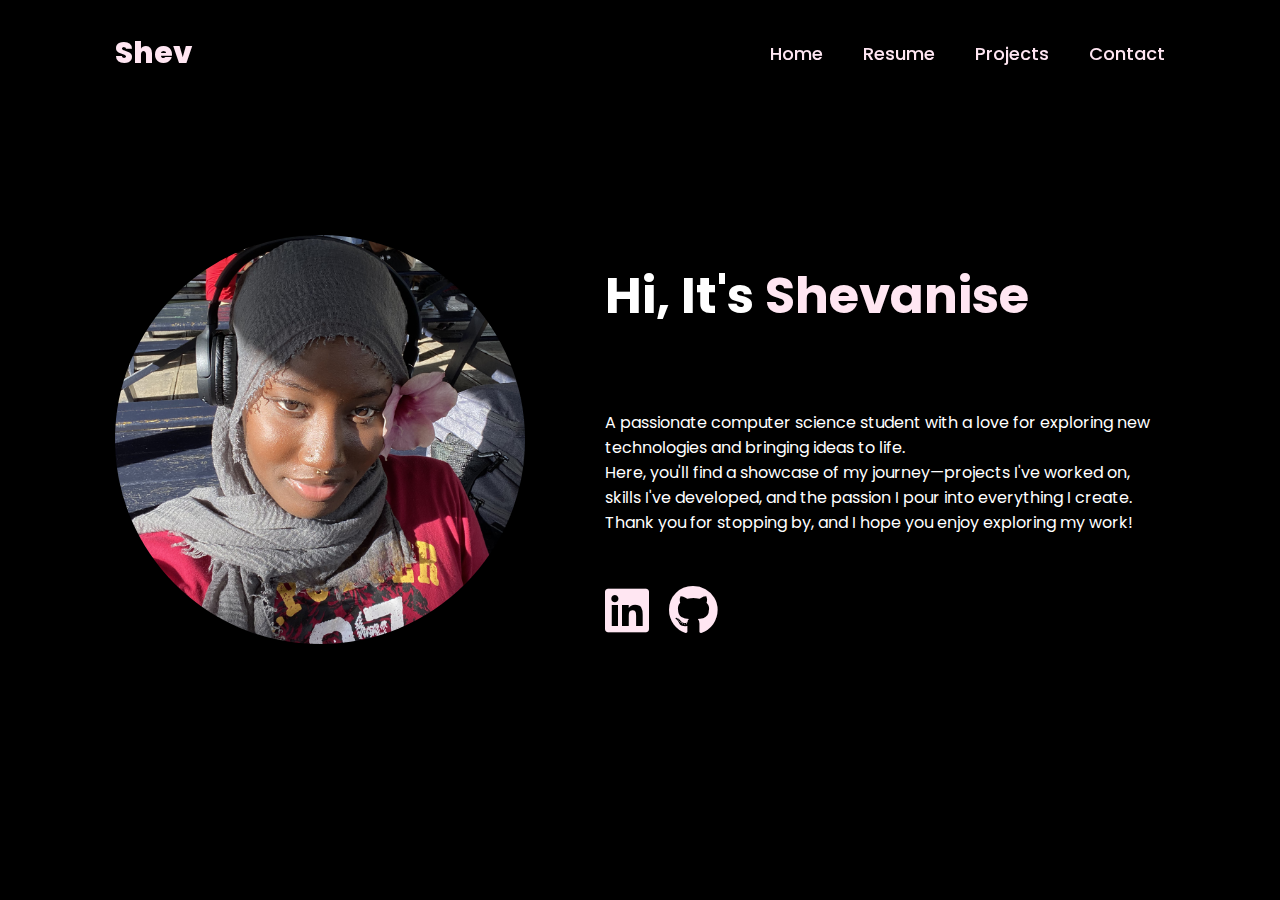
<file: index.html>
<!DOCTYPE html>
<html lang="en">
  <head>
    <title>Shevanise Portfolio</title>
    <meta charset="UTF-8" />
    <meta http-equiv="X-UA-Compatible" content="IE=edge" />
    <link rel="icon" type="image/x-icon" href="/Imagines/SSG LOGO.png" />
    <meta name="viewport" content="width=device-width,initial-scale=1.0" />
    <link rel="stylesheet" href="style.css" />
    <link
      rel="stylesheet"
      href="https://cdnjs.cloudflare.com/ajax/libs/font-awesome/6.5.2/css/all.min.css"
    />
  </head>
  <body>
    <header>
      <a href="#" class="logo">Shev</a>
      <nav class="active">
        <a href="index.html" class="active">Home</a>
        <a href="resume.html" class="active">Resume</a>
        <a href="projects.html" class="active">Projects</a>
        <a href="contact.html" class="active">Contact</a>
      </nav>
    </header>
    <section class="home">
      <div class="home_img">
        <img src="IMG_6859 2.jpg" alt="Imagine of Shevanise G" />
      </div>
      <div class="home_content">
        <h1>Hi, It's<span> Shevanise</span></h1>
        <br />
        <p>
          A passionate computer science student with a love for exploring new
          technologies and bringing ideas to life.<br />
          Here, you'll find a showcase of my journey—projects I've worked on,
          skills I've developed, and the passion I pour into everything I
          create. Thank you for stopping by, and I hope you enjoy exploring my
          work!
        </p>
        <div class="socials">
          <a href="https://www.linkedin.com/in/shevanise-givans/" target="_blank"
            ><i class="fa-brands fa-linkedin"></i
          ></a>
          <a href="https://github.com/givansshevanise" target="_blank"
            ><i class="fa-brands fa-github"></i
          ></a>
        </div>
      </div>
    </section>
  </body>
</html>
</file>
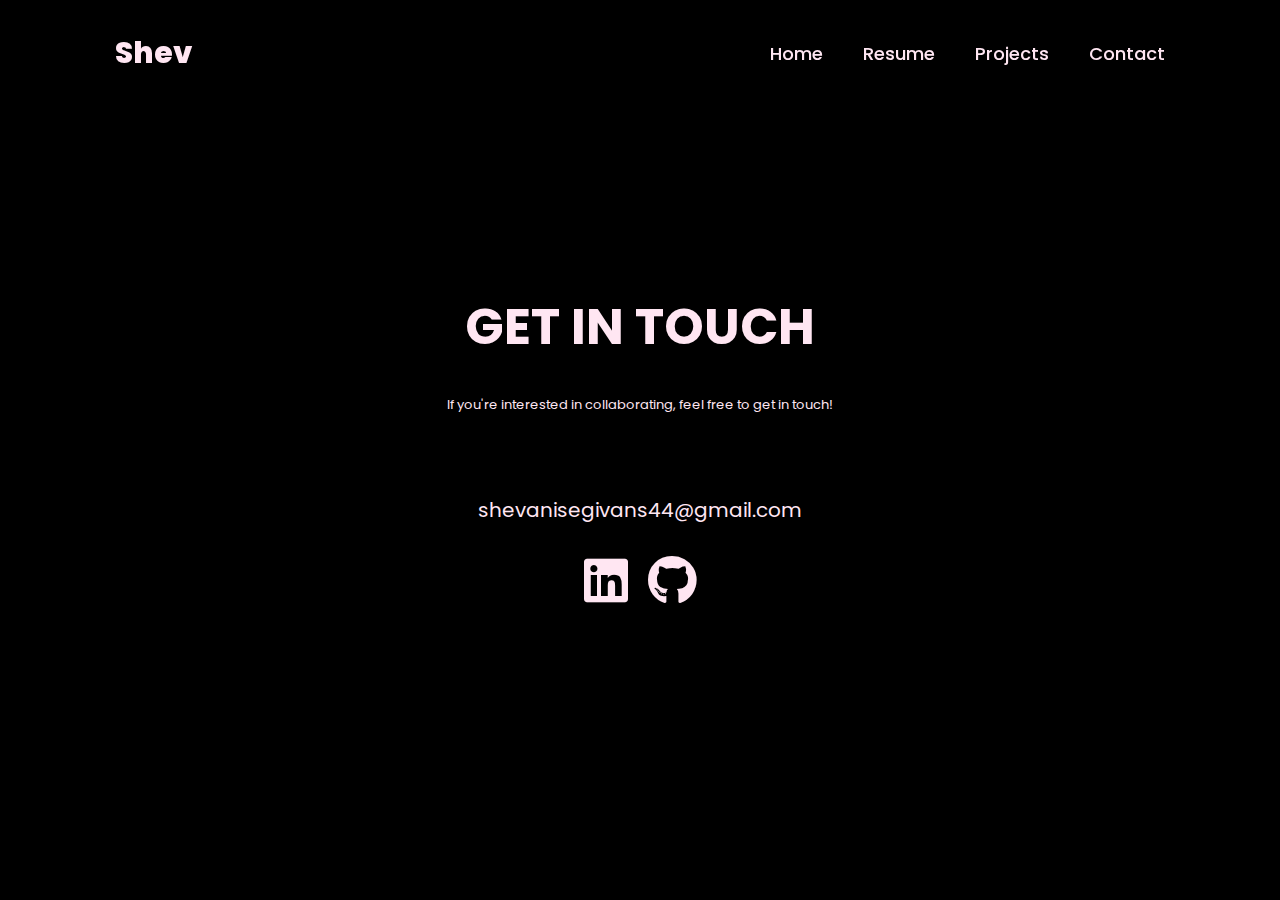
<file: contact.html>
<!DOCTYPE html>
<html lang="en">
  <head>
    <title>Shevanise Portfolio</title>
    <meta charset="UTF-8" />
    <link rel="icon" type="image/x-icon" href="/Imagines/SSG LOGO.png" />
    <meta http-equiv="X-UA-Compatible" content="IE=edge" />
    <meta name="viewport" content="width=device-width,initial-scale=1.0" />
    <link rel="stylesheet" href="contact.css" />
    <link
      rel="stylesheet"
      href="https://cdnjs.cloudflare.com/ajax/libs/font-awesome/6.5.2/css/all.min.css"
    />
  </head>
  <body>
    <header>
      <a href="#" class="logo">Shev</a>
      <nav class="active">
        <a href="index.html" class="active">Home</a>
        <a href="resume.html" class="active">Resume</a>
        <a href="projects.html" class="active">Projects</a>
        <a href="contact.html" class="active">Contact</a>
      </nav>
    </header>
    <section class="home">
      <h3>GET IN TOUCH</h3>
      <p>If you're interested in collaborating, feel free to get in touch!</p>

      <a href="mailto:shevanisegivans44@gmail.com"
        >shevanisegivans44@gmail.com</a
      >

      <div class="socials">
        <a href="https://www.linkedin.com/in/shevanise-givans/" target="_blank"
          ><i class="fa-brands fa-linkedin"></i
        ></a>
        <a href="https://github.com/givansshevanise" target="_blank"
          ><i class="fa-brands fa-github"></i
        ></a>
      </div>
    </section>
  </body>
</html>
</file>
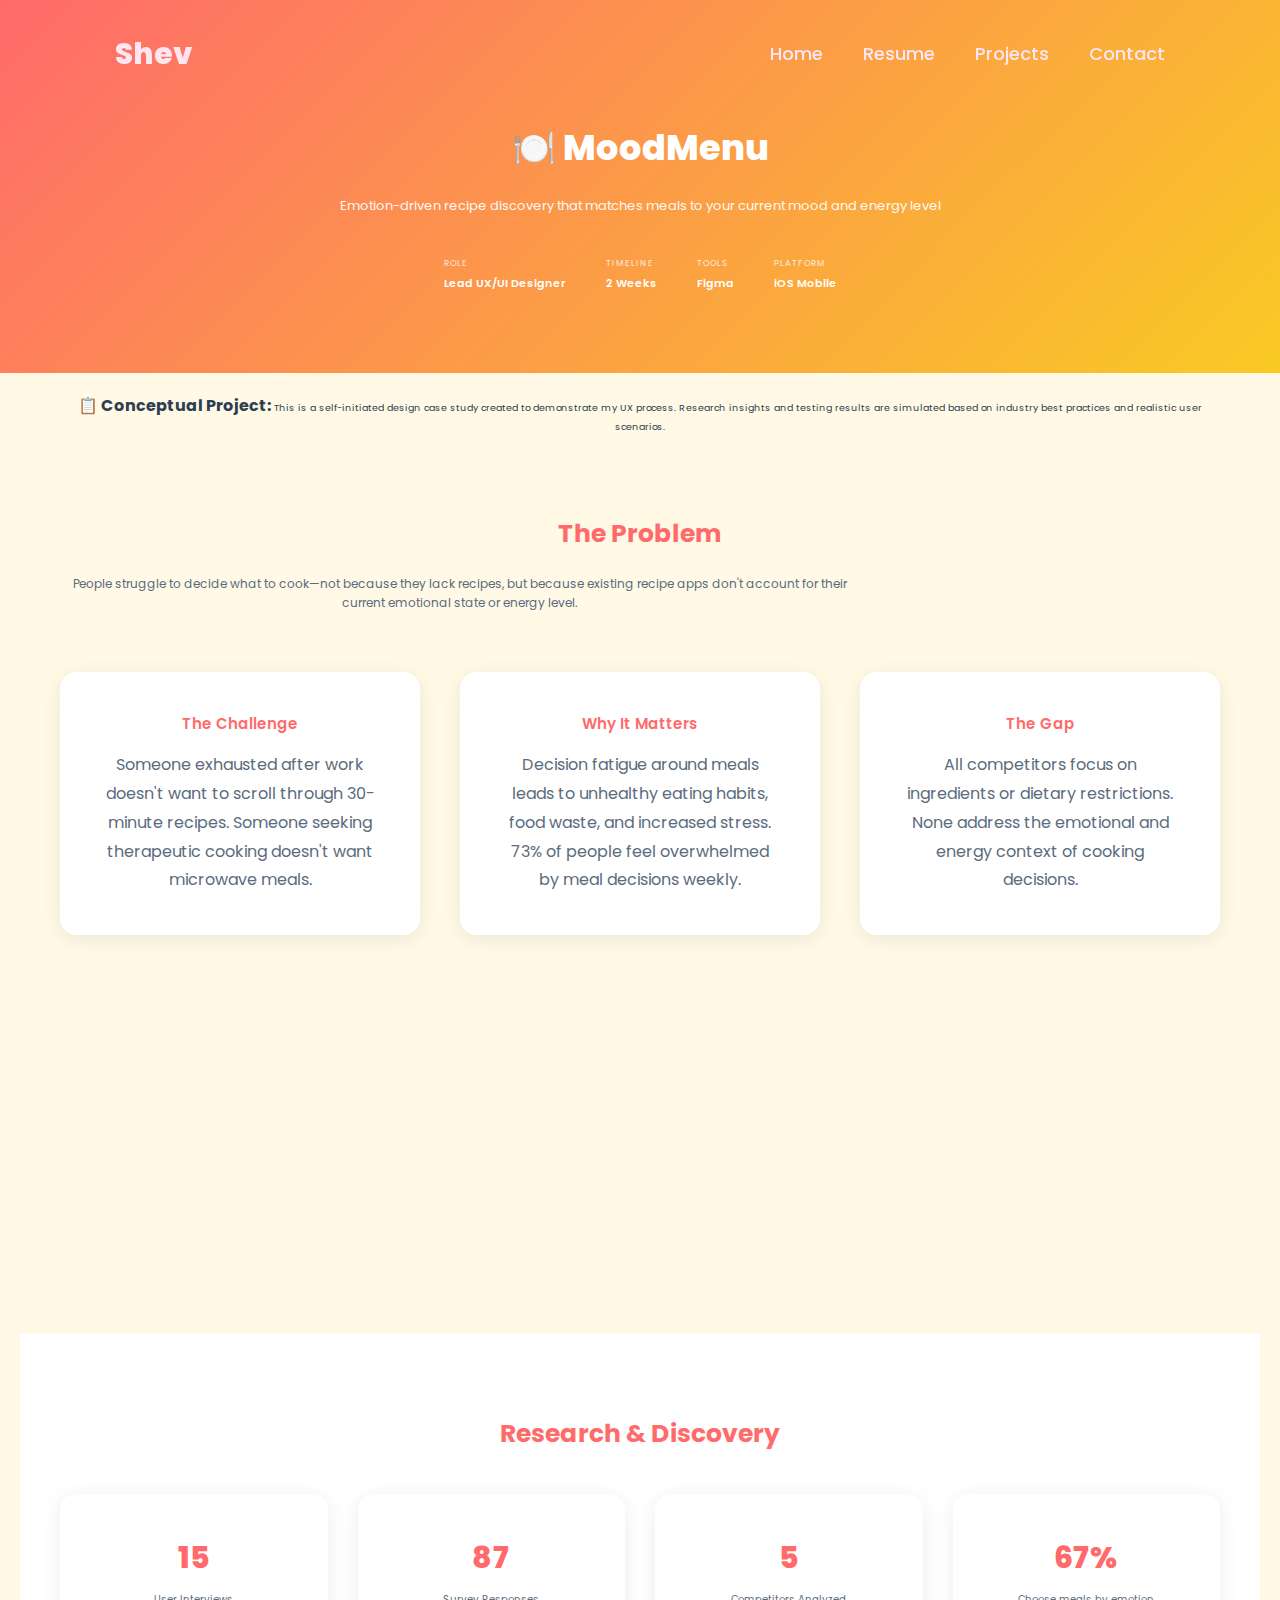
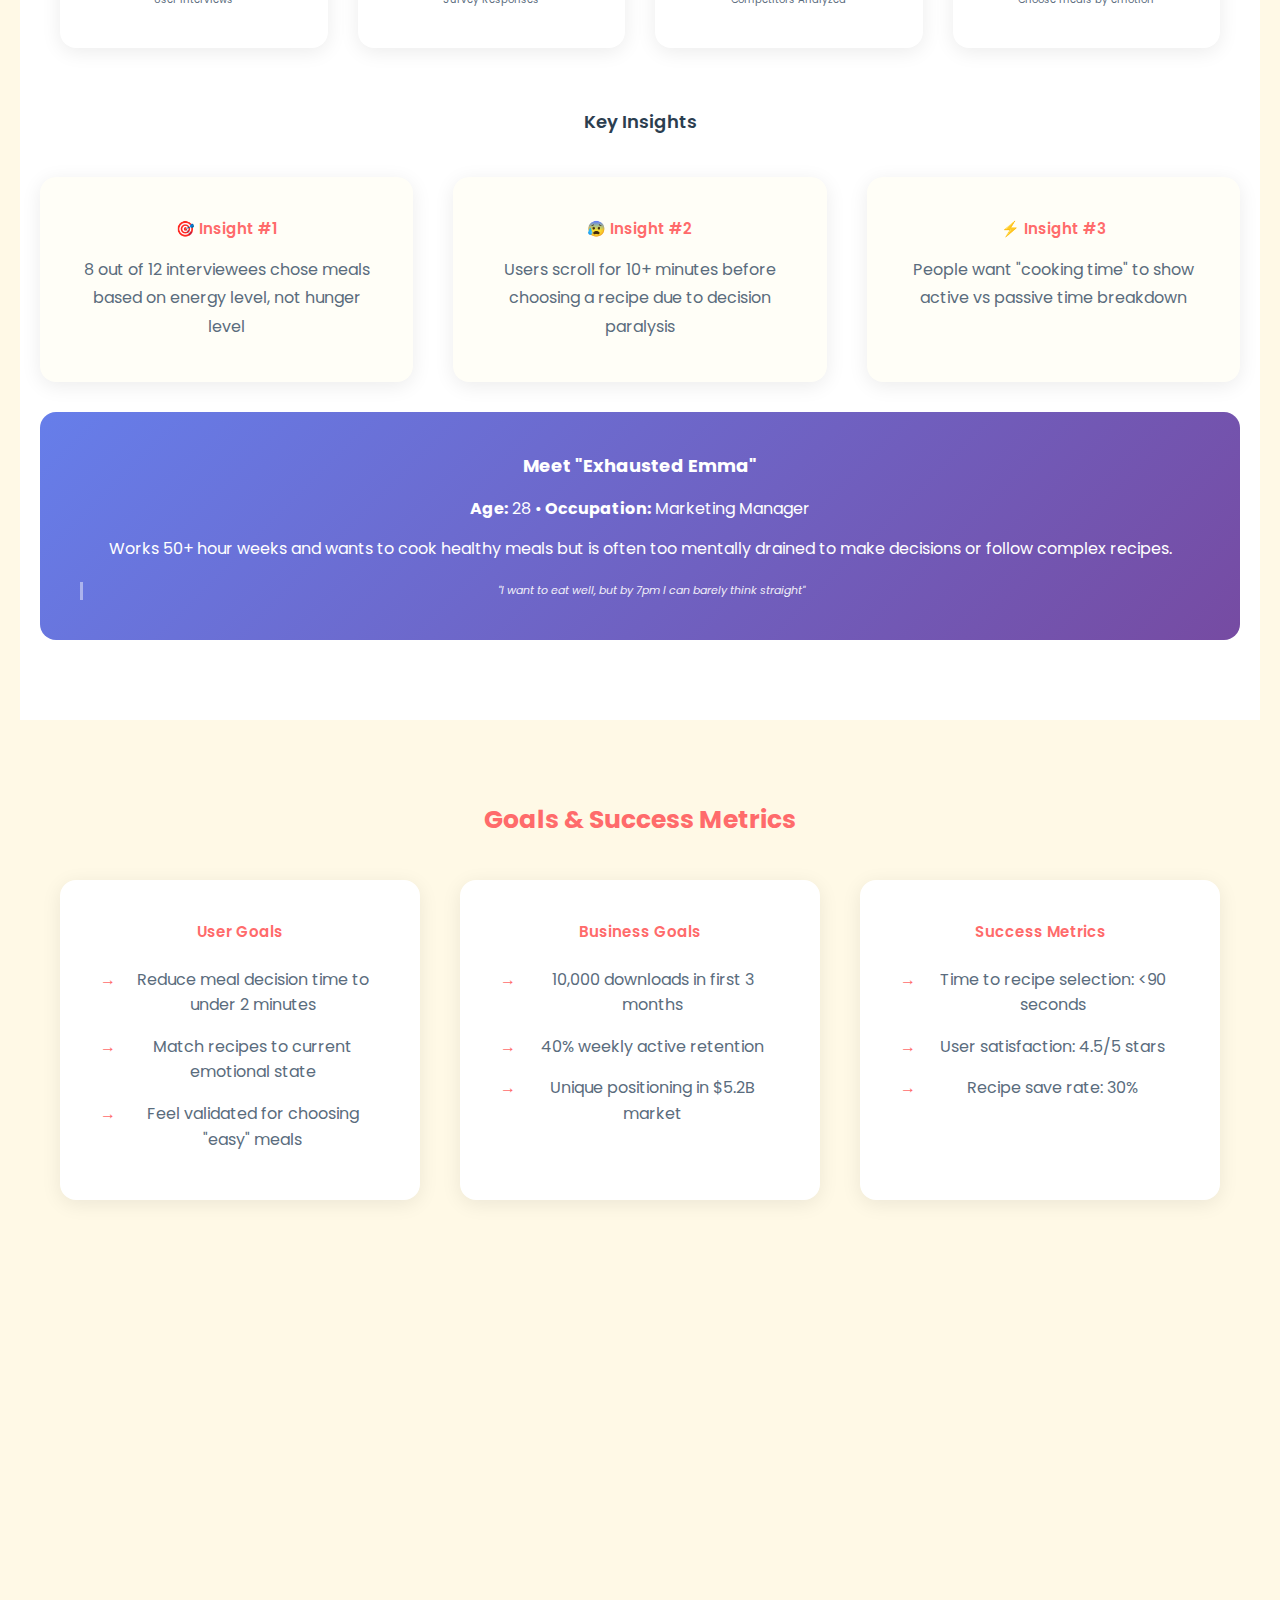
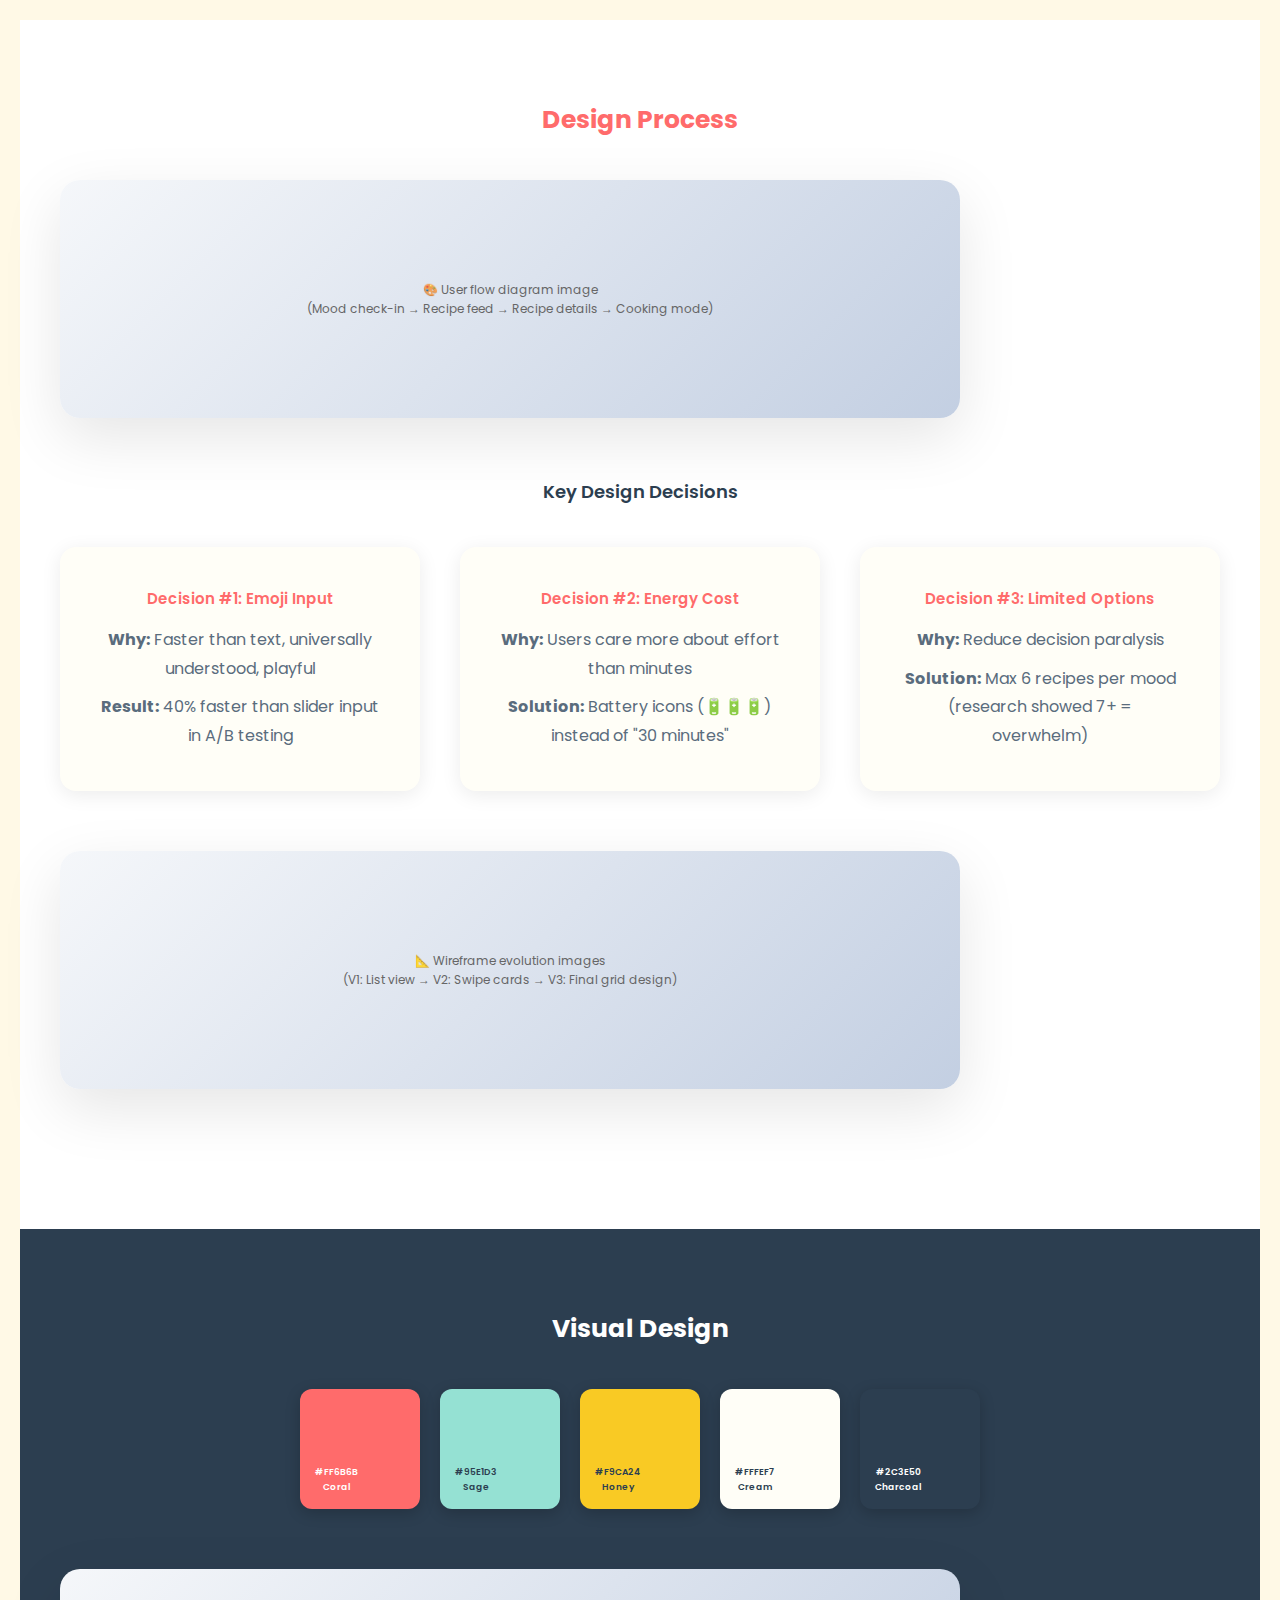
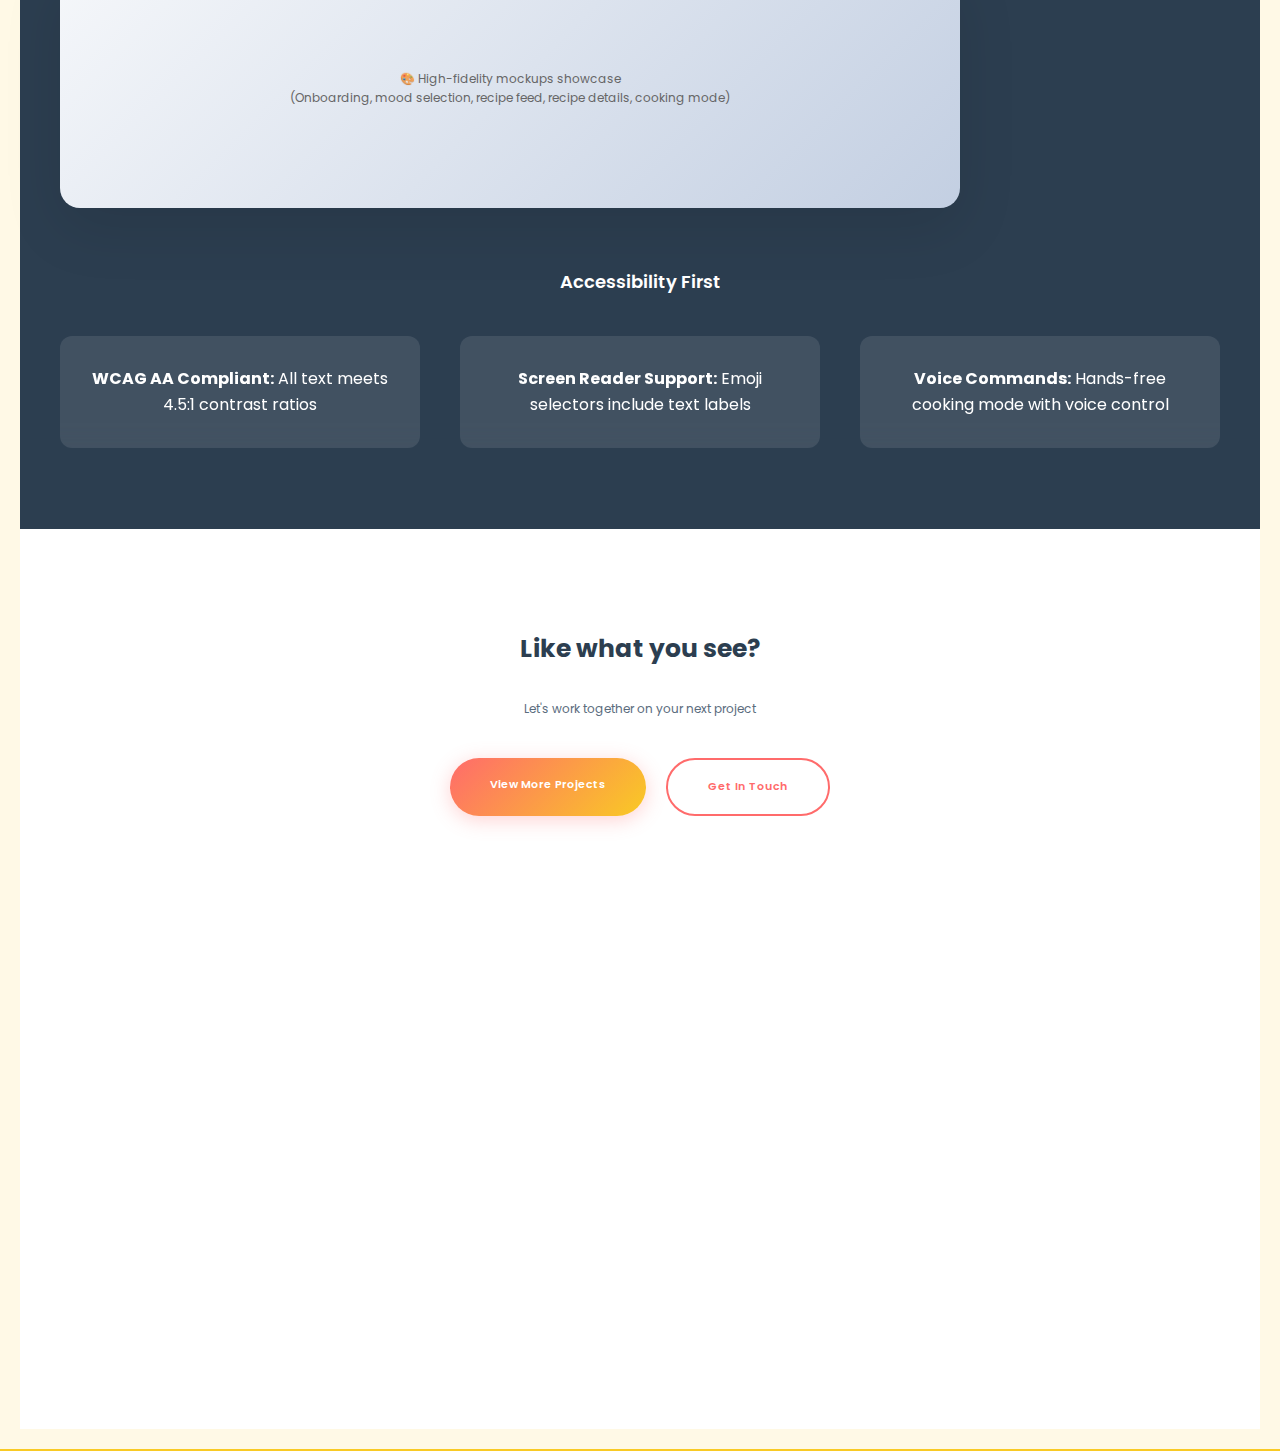
<file: moodMenu.html>
<!DOCTYPE html>
<html lang="en">
  <head>
    <title>Shevanise Portfolio</title>
    <meta charset="UTF-8" />
    <link rel="icon" type="image/x-icon" href="/Imagines/SSG LOGO.png" />
    <meta http-equiv="X-UA-Compatible" content="IE=edge" />
    <meta name="viewport" content="width=device-width,initial-scale=1.0" />
    <link rel="stylesheet" href="moodMenu.css" />
    <link
      rel="stylesheet"
      href="https://cdnjs.cloudflare.com/ajax/libs/font-awesome/6.5.2/css/all.min.css"
    />
  </head>
  <body>
    <header>
      <a href="#" class="logo">Shev</a>
      <nav class="active">
        <a href="index.html" class="active">Home</a>
        <a href="resume.html" class="active">Resume</a>
        <a href="projects.html" class="active">Projects</a>
        <a href="contact.html" class="active">Contact</a>
      </nav>
    </header>
        <div class="hero">
            <h1>🍽️ MoodMenu</h1>
            <p>Emotion-driven recipe discovery that matches meals to your current mood and energy level</p>

            <div class="hero-meta">
                <div class="meta-item">
                    <div class="meta-label">Role</div>
                    <div class="meta-value">Lead UX/UI Designer</div>
                </div>
                <div class="meta-item">
                    <div class="meta-label">Timeline</div>
                    <div class="meta-value">2 Weeks</div>
                </div>
                <div class="meta-item">
                    <div class="meta-label">Tools</div>
                    <div class="meta-value">Figma</div>
                </div>
                <div class="meta-item">
                    <div class="meta-label">Platform</div>
                    <div class="meta-value">iOS Mobile</div>
                </div>
            </div>
        </div>
        <div style="background: #FFF9E6; padding: 20px; text-align: center; border-bottom: 2px solid #F9CA24;">
        <div class="container">
            <p style="color: #2C3E50; font-size: 0.95rem; margin: 0;">
                <strong>📋 Conceptual Project:</strong> This is a self-initiated design case study created to demonstrate my UX process. Research insights and testing results are simulated based on industry best practices and realistic user scenarios.
            </p>
        </div>
        <section class="section">
            <div class="container">
              <h2 class="section-title">The Problem</h2>
              <p style="font-size: 1.2rem; color: #5a6c7d; max-width: 800px;">People struggle to decide what to cook—not because they lack recipes, but because existing recipe apps don't account for their current emotional state or energy level.</p>

              <div class="content-grid" style="margin-top: 60px;">
                <div class="card">
                  <h3>The Challenge</h3>
                    <p>Someone exhausted after work doesn't want to scroll through 30-minute recipes. Someone seeking therapeutic cooking doesn't want microwave meals.</p>
                </div>
                <div class="card">
                    <h3>Why It Matters</h3>
                    <p>Decision fatigue around meals leads to unhealthy eating habits, food waste, and increased stress. 73% of people feel overwhelmed by meal decisions weekly.</p>
                </div>
                <div class="card">
                    <h3>The Gap</h3>
                    <p>All competitors focus on ingredients or dietary restrictions. None address the emotional and energy context of cooking decisions.</p>
                </div>
              </div>
            </div>
        </section>
        <section class="section section-alt">
          <div class="container">
            <h2 class="section-title">Research & Discovery </h2>
            <div class="stat-grid">
              <div class="stat-box">
                <div class="stat-number">15</div>
                <div class="stat-label">User Interviews</div>
              </div>
              <div class="stat-box">
                <div class="stat-number">87</div>
                <div class="stat-label">Survey Responses</div>
              </div>
              <div class="stat-box">
                    <div class="stat-number">5</div>
                    <div class="stat-label">Competitors Analyzed</div>
                </div>
                <div class="stat-box">
                    <div class="stat-number">67%</div>
                    <div class="stat-label">Choose meals by emotion</div>
                </div>
            </div>
          </div>
           <h3 class="section-subtitle">Key Insights</h3>
            <div class="content-grid">
                <div class="card">
                    <h3>🎯 Insight #1</h3>
                    <p>8 out of 12 interviewees chose meals based on energy level, not hunger level</p>
                </div>
                <div class="card">
                    <h3>😰 Insight #2</h3>
                    <p>Users scroll for 10+ minutes before choosing a recipe due to decision paralysis</p>
                </div>
                <div class="card">
                    <h3>⚡ Insight #3</h3>
                    <p>People want "cooking time" to show active vs passive time breakdown</p>
                </div>
            </div>
            <div class="persona-card">
                <h4>Meet "Exhausted Emma"</h4>
                <p><strong>Age:</strong> 28 • <strong>Occupation:</strong> Marketing Manager</p>
                <p style="margin-top: 15px;">Works 50+ hour weeks and wants to cook healthy meals but is often too mentally drained to make decisions or follow complex recipes.</p>
                <div class="persona-quote">"I want to eat well, but by 7pm I can barely think straight"</div>
            </div>
        </section>
         <section class="section">
        <div class="container">
            <h2 class="section-title">Goals & Success Metrics</h2>
            
            <div class="content-grid">
                <div class="card">
                    <h3>User Goals</h3>
                    <ul>
                        <li>Reduce meal decision time to under 2 minutes</li>
                        <li>Match recipes to current emotional state</li>
                        <li>Feel validated for choosing "easy" meals</li>
                    </ul>
                </div>
                <div class="card">
                    <h3>Business Goals</h3>
                    <ul>
                        <li>10,000 downloads in first 3 months</li>
                        <li>40% weekly active retention</li>
                        <li>Unique positioning in $5.2B market</li>
                    </ul>
                </div>
                <div class="card">
                    <h3>Success Metrics</h3>
                    <ul>
                        <li>Time to recipe selection: <90 seconds</li>
                        <li>User satisfaction: 4.5/5 stars</li>
                        <li>Recipe save rate: 30%</li>
                    </ul>
                </div>
            </div>
        </div>
    </section>
    <section class="section section-alt">
        <div class="container">
            <h2 class="section-title">Design Process</h2>
            
            <div class="mockup-placeholder" style="margin: 40px 0;">
                🎨 User flow diagram image<br>
                (Mood check-in → Recipe feed → Recipe details → Cooking mode)
            </div>

            <h3 class="section-subtitle">Key Design Decisions</h3>
            
            <div class="content-grid">
                <div class="card">
                    <h3>Decision #1: Emoji Input</h3>
                    <p><strong>Why:</strong> Faster than text, universally understood, playful</p>
                    <p style="margin-top: 10px;"><strong>Result:</strong> 40% faster than slider input in A/B testing</p>
                </div>
                <div class="card">
                    <h3>Decision #2: Energy Cost</h3>
                    <p><strong>Why:</strong> Users care more about effort than minutes</p>
                    <p style="margin-top: 10px;"><strong>Solution:</strong> Battery icons (🔋🔋🔋) instead of "30 minutes"</p>
                </div>
                <div class="card">
                    <h3>Decision #3: Limited Options</h3>
                    <p><strong>Why:</strong> Reduce decision paralysis</p>
                    <p style="margin-top: 10px;"><strong>Solution:</strong> Max 6 recipes per mood (research showed 7+ = overwhelm)</p>
                </div>
            </div>

            <div class="mockup-placeholder" style="margin: 60px 0;">
                📐 Wireframe evolution images<br>
                (V1: List view → V2: Swipe cards → V3: Final grid design)
            </div>
        </div>
    </section>

       <section class="design-showcase">
        <div class="container">
            <h2 class="section-title">Visual Design</h2>
            
            <div class="color-palette">
                <div class="color-box" style="background: #FF6B6B; color: white;">#FF6B6B<br>Coral</div>
                <div class="color-box" style="background: #95E1D3; color: #2C3E50;">#95E1D3<br>Sage</div>
                <div class="color-box" style="background: #F9CA24; color: #2C3E50;">#F9CA24<br>Honey</div>
                <div class="color-box" style="background: #FFFEF7; color: #2C3E50;">#FFFEF7<br>Cream</div>
                <div class="color-box" style="background: #2C3E50; color: white;">#2C3E50<br>Charcoal</div>
            </div>

            <div class="mockup-placeholder" style="margin: 60px 0;">
                🎨 High-fidelity mockups showcase<br>
                (Onboarding, mood selection, recipe feed, recipe details, cooking mode)
            </div>

            <h3 class="section-subtitle" style="color: white;">Accessibility First</h3>
            <div class="content-grid" style="margin-top: 40px;">
                <div style="background: rgba(255,255,255,0.1); padding: 30px; border-radius: 12px; backdrop-filter: blur(10px);">
                    <p style="color: white;"><strong>WCAG AA Compliant:</strong> All text meets 4.5:1 contrast ratios</p>
                </div>
                <div style="background: rgba(255,255,255,0.1); padding: 30px; border-radius: 12px; backdrop-filter: blur(10px);">
                    <p style="color: white;"><strong>Screen Reader Support:</strong> Emoji selectors include text labels</p>
                </div>
                <div style="background: rgba(255,255,255,0.1); padding: 30px; border-radius: 12px; backdrop-filter: blur(10px);">
                    <p style="color: white;"><strong>Voice Commands:</strong> Hands-free cooking mode with voice control</p>
                </div>
            </div>
        </div>
      </section>
      <section class="cta">
            <div class="container">
                <h2>Like what you see?</h2>
                <p style="font-size: 1.2rem; color: #5a6c7d; margin-bottom: 40px;">Let's work together on your next project</p>
                <div class="cta-buttons">
                    <a href="#" class="btn btn-primary">View More Projects</a>
                    <a href="#" class="btn btn-secondary">Get In Touch</a>
                </div>
            </div>
        </section>


      </div>
    </div>
  </body>
</html>
</file>
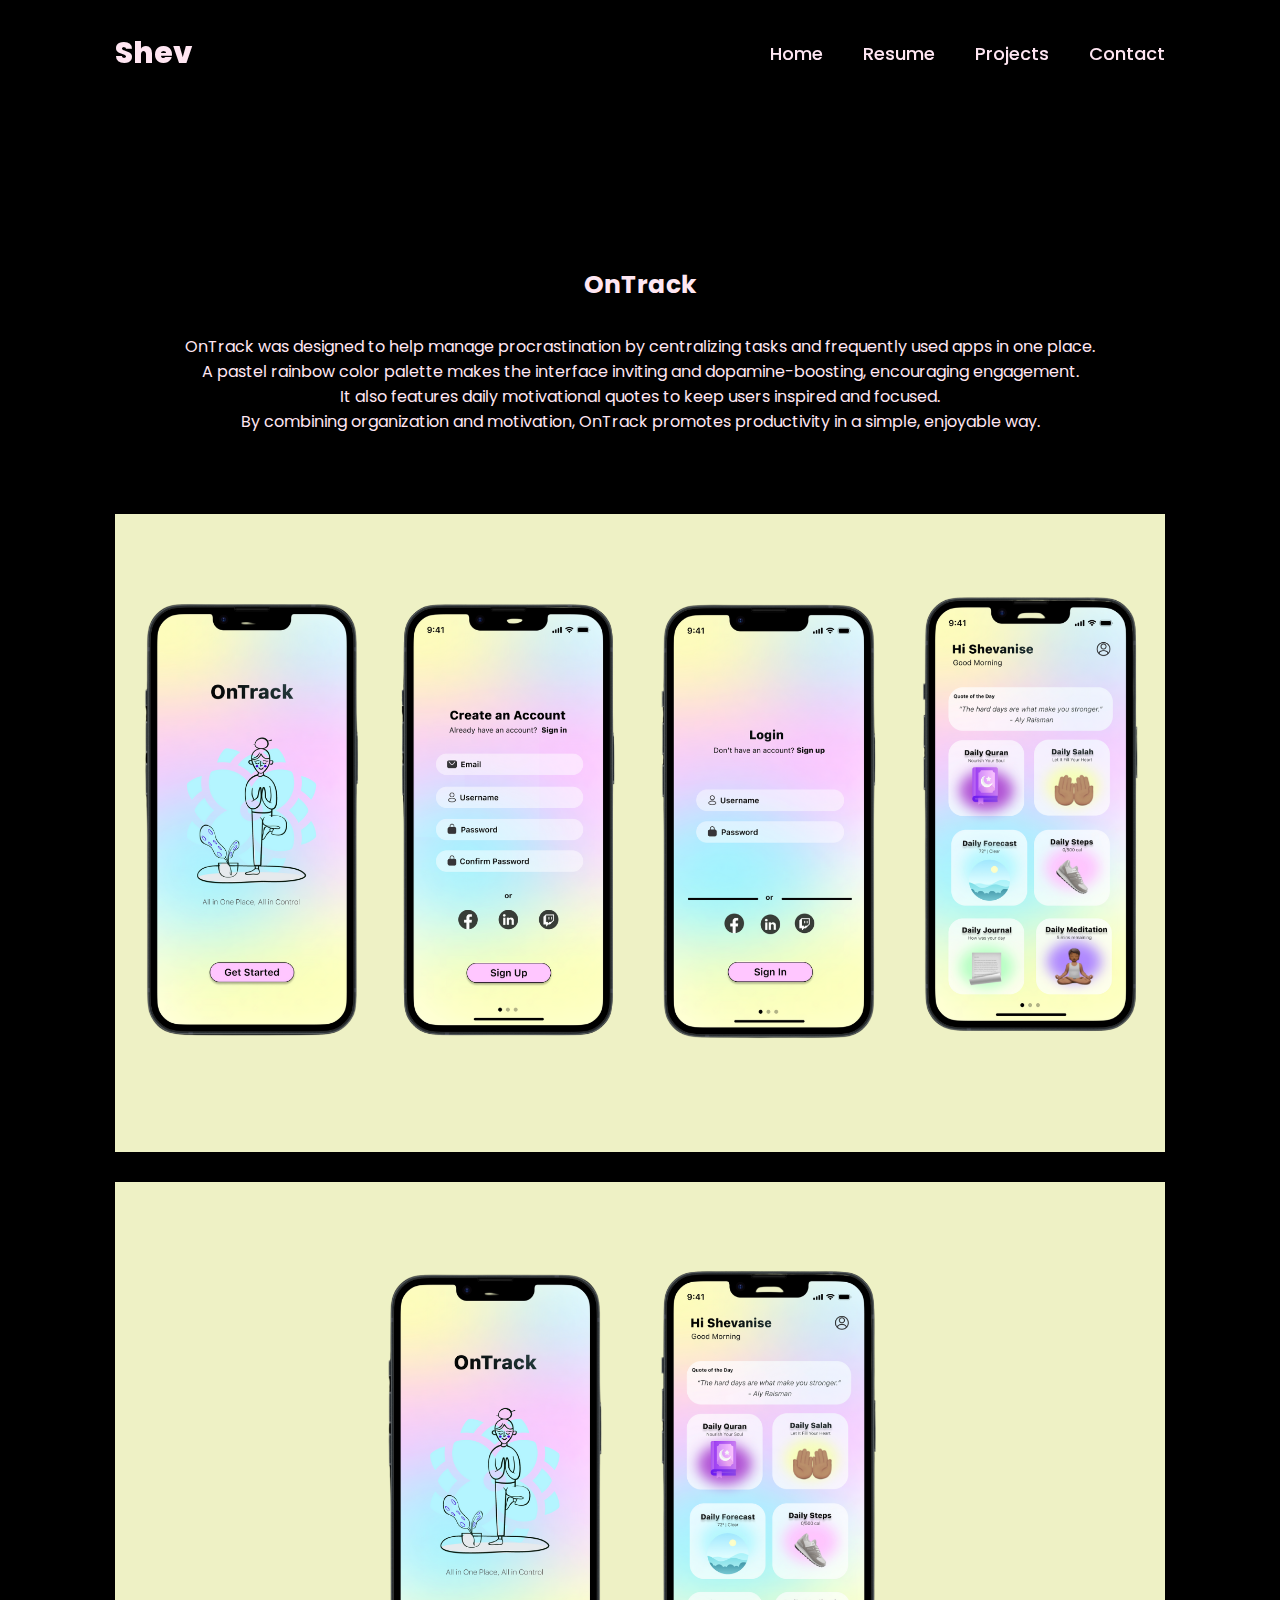
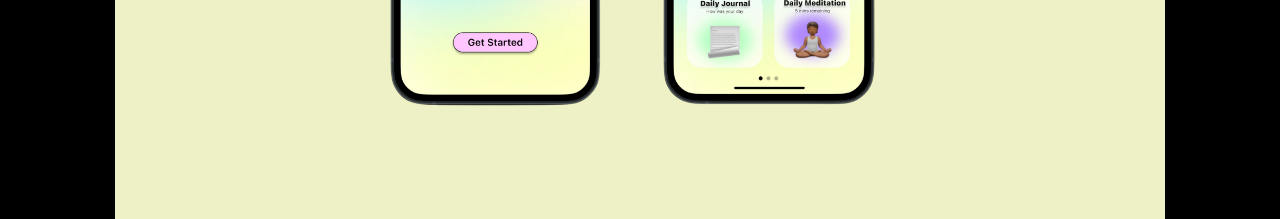
<file: onTrack.html>
<!DOCTYPE html>
<html lang="en">
  <head>
    <title>Shevanise Portfolio</title>
    <meta charset="UTF-8" />
    <link rel="icon" type="image/x-icon" href="/Imagines/SSG LOGO.png" />
    <meta http-equiv="X-UA-Compatible" content="IE=edge" />
    <meta name="viewport" content="width=device-width,initial-scale=1.0" />
    <link rel="stylesheet" href="onTrack.css" />
    <link
      rel="stylesheet"
      href="https://cdnjs.cloudflare.com/ajax/libs/font-awesome/6.5.2/css/all.min.css"
    />
  </head>
  <body>
    <header>
      <a href="#" class="logo">Shev</a>
      <nav class="active">
        <a href="index.html" class="active">Home</a>
        <a href="resume.html" class="active">Resume</a>
        <a href="projects.html" class="active">Projects</a>
        <a href="contact.html" class="active">Contact</a>
      </nav>
    </header>
    <section class="main">
     <br><br><br><br><br><br><br><br><br><br><br><br><br><br><br><br><br>
      <h4>OnTrack</h4>
      <p>
        OnTrack was designed to help manage procrastination by centralizing tasks and frequently used apps in one place.
        <br>A pastel rainbow color palette makes the interface inviting and dopamine-boosting, encouraging engagement.
        <br>It also features daily motivational quotes to keep users inspired and focused.
        <br>By combining organization and motivation, OnTrack promotes productivity in a simple, enjoyable way.
      </p>
      <img src="OnTrackMain.png" alt="OnTrack Main Screenshot">
      <img src="OnTrack.png" alt="OnTrack Screenshot">
    </section>
    
  </body>
</html>
</file>
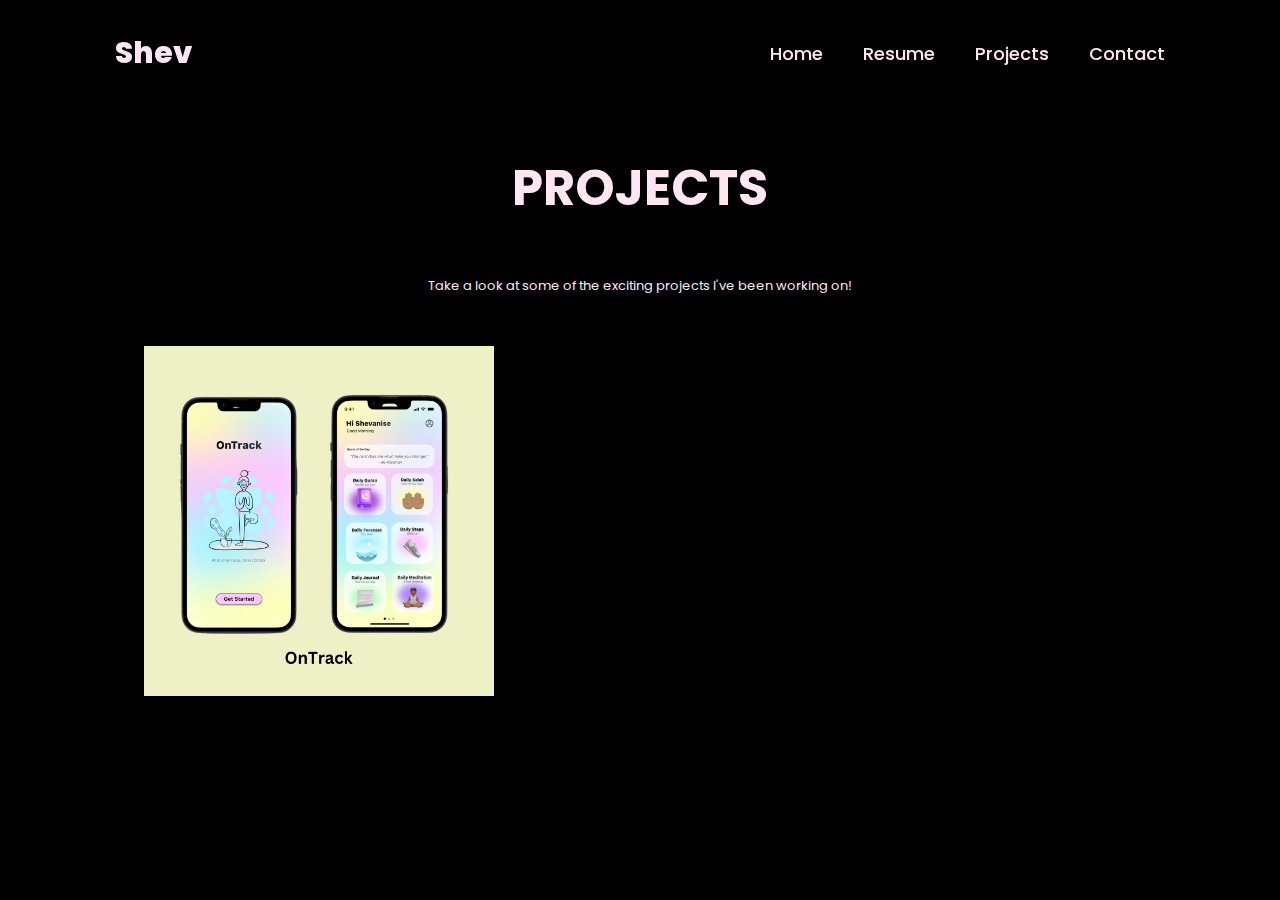
<file: projects.html>
<!DOCTYPE html> 
<html lang="en">
    <head>
        <title>Shevanise Portfolio</title>
        <meta charset="UTF-8">
        <meta http-equiv="X-UA-Compatible" content="IE=edge">
        <link rel="icon" type="image/x-icon" href="/Imagines/SSG LOGO.png" />
        <meta name="viewport" content="width=device-width,initial-scale=1.0">
        <link rel="stylesheet" href="projects.css">
        <link rel="stylesheet" href="https://cdnjs.cloudflare.com/ajax/libs/font-awesome/6.5.2/css/all.min.css">
    </head>
    <body>
        <header>
            <a href="#" class="logo">Shev</a>
            <nav class="active">
                <a href="index.html" class="active">Home</a>
                <a href="resume.html"  class="active">Resume</a>
                <a href="projects.html" class="active">Projects</a>
                <a href="contact.html" class="active">Contact</a>
            </nav>
        </header>
       <section class="home">
       <center><h3>PROJECTS</h3></center>
       <center> <p>Take a look at some of the exciting projects I've been working on!</p></center>
        


        <div class="projects">
           <a href="onTrack.html"> <img src="OT.png" alt="OnTrack Design"></a>
        

    
       </section>
      
    </body>
</html>
</file>
<file: style.css>
@import url("https://fonts.googleapis.com/css2?family=Poppins:wght@100;200;300;400;500;600&display=swap");
* {
  margin: 0;
  padding: 0;
  box-sizing: border-box;
  text-decoration: none;
  border: none;
  outline: none;
  font-family: "Poppins", sans-serif;
  font-size: 50px;
}
html {
  font-size: 62.5%;
}
body {
  width: 100%;
  height: 100vh;
  overflow-x: hidden;
  background-color: black;
  color: white;
}
header {
  margin-top: 20px;
  position: fixed;
  top: 0;
  left: 0;
  width: 100%;
  padding: 1rem 9%;
  background-color: transparent;
  filter: drop-shadow(10px);
  display: flex;
  justify-content: space-between;
  align-items: center;
  z-index: 100;
}
.logo {
  font-size: 3rem;
  color: #ffe6f2;
  font-weight: 800;
  cursor: pointer;
  transition: 0.5s ease;
}
.logo:hover {
  transform: scale(1.1);
}

nav {
  display: flex;
  gap: 4rem;
}
nav a {
  font-size: 1.8rem;
  font-weight: 500;
  text-decoration: none;
  border-bottom: none;
  transition: 0.3s ease;
  color: #ffe6f2;
}
nav a:hover {
  color: #ffb3ff;
}

section {
  min-height: 100vh;
  padding: 5rem 9% 5rem;
}
.home {
  display: flex;
  justify-content: center;
  align-items: center;
  gap: 8rem;
  background-color: black;
}
.home .home-content h1 {
  font-size: 6rem;
  font-weight: 700;
  line-height: 1.3;
}
span {
  color: #ffe6f2;
}
.home_content h3 {
  font-size: 4rem;
  margin-bottom: 1rem;
  font-weight: 700;
}
.home_content p {
  font-size: 1.6rem;
}

.home_img {
  border-radius: 50%;
}
.home_img img {
  object-fit: cover;
  position: relative;
  width: 32vw;
  height: 32vw;
  border-radius: 50%;
  box-shadow: 0 0 25px solid #ffe6f2;
  cursor: pointer;
  transition: 0.2s linear;
}
.home_img img:hover {
  font-size: 1.8rem;
  font-weight: 500;
}

.socials {
  display: flex;
  gap: 2rem;
  color: #ffe6f2;
  margin-top: 50px;
}

.socials a {
  font-size: 3rem;
  color: #ffe6f2;
  transition: 0.3s ease;
}

.socials a:hover {
  color: #ffb3ff;
}
.btn {
  display: inline-block;
  padding: 1rem 2.8rem;
  background-color: black;
  border-radius: 4rem;
  font-size: 1.6rem;
  color: #ffe6f2;
  letter-spacing: 0.3rem;
  font-weight: 600;
  border: 2px solid #ffe6f2;
  transition: 0.3s ease;
  cursor: pointer;
}
.btn:hover {
  transform: scale3d(1.03);
  background-color: #ffe6f2;
  color: black;
  box-shadow: 0 0 25px #ffe6f2;
}
</file>
<file: contact.css>
@import url("https://fonts.googleapis.com/css2?family=Poppins:wght@100;200;300;400;500;600&display=swap");

* {
  margin: 0;
  padding: 0;
  box-sizing: border-box;
  text-decoration: none;
  border: none;
  outline: none;
  font-family: "Poppins", sans-serif;
  font-size: 50px;
}

html {
  font-size: 62.5%;
}

body {
  width: 100%;
  height: 100vh;
  overflow-x: hidden;
  background-color: black;
  display: flex;
  flex-direction: column;
}

header {
  margin-top: 20px;
  position: fixed;
  top: 0;
  left: 0;
  width: 100%;
  padding: 1rem 9%;
  background-color: transparent;
  filter: drop-shadow(10px);
  display: flex;
  justify-content: space-between;
  align-items: center;
  z-index: 100;
}

.logo {
  font-size: 3rem;
  color: #ffe6f2;
  font-weight: 800;
  cursor: pointer;
  transition: 0.5s ease;
}

.logo:hover {
  transform: scale(1.1);
}

nav {
  display: flex;
  gap: 4rem;
}

nav a {
  font-size: 1.8rem;
  font-weight: 500;
  text-decoration: none;
  border-bottom: none;
  transition: 0.3s ease;
  color: #ffe6f2;
}

nav a:hover {
  color: #ffb3ff;
}

section {
  min-height: 100vh;
  padding: 5rem 9% 5rem;
}

.home {
  display: flex;
  flex-direction: column;
  justify-content: center;
  align-items: center;
  gap: 3rem;
  background-color: black;
  color: #ffe6f2;
}
.home p {
  font-size: small;
  margin-bottom: 50px;
}
.socials {
  display: flex;
  gap: 2rem;
  color: #ffe6f2;
}

.socials a {
  font-size: 3rem;
  color: #ffe6f2;
  transition: 0.3s ease;
}

.socials a:hover {
  color: #ffb3ff;
}

a {
  color: #ffe6f2;
  font-size: 2rem;
  text-decoration: none;
}

a:hover {
  color: #ffb3ff;
}

.btn {
  display: inline-block;
  padding: 1rem 2.8rem;
  background-color: #ffe6f2;
  border-radius: 4rem;
  font-size: 1.6rem;
  color: black;
  letter-spacing: 0.3rem;
  font-weight: 600;
  border: 2px solid black;
  transition: 0.3s ease;
  text-align: center;
  cursor: pointer;
  text-decoration: none;
}

.btn:hover {
  transform: scale(1.05);
  background-color: black;
  color: #ffe6f2;
  box-shadow: 0 0 15px #ffe6f2;
}
</file>
<file: moodMenu.css>
@import url("https://fonts.googleapis.com/css2?family=Poppins:wght@100;200;300;400;500;600&display=swap");
* {
  margin: 0;
  padding: 0;
  box-sizing: border-box;
  text-decoration: none;
  border: none;
  outline: none;
  font-family: "Poppins", sans-serif;
  font-size: 16px;
}

html {
  font-size: 62.5%;
}

body {
  width: 100%;
  height: 100vh;
  overflow-x: hidden;
  background-color: black;
  display: flex;
  flex-direction: column;
  color: #ffe6f2; 
}

header {
  margin-top: 20px;
  position: fixed;
  top: 0;
  left: 0;
  width: 100%;
  padding: 1rem 9%;
  background-color: transparent;
  filter: drop-shadow(10px);
  display: flex;
  justify-content: space-between;
  align-items: center;
  z-index: 100;
}

.logo {
  font-size: 3rem;
  color: #ffe6f2;
  font-weight: 800;
  cursor: pointer;
  transition: 0.5s ease;
}

.logo:hover {
  transform: scale(1.1);
}

nav {
  display: flex;
  gap: 4rem;
}

nav a {
  font-size: 1.8rem;
  font-weight: 500;
  text-decoration: none;
  border-bottom: none;
  transition: 0.3s ease;
  color: #ffe6f2;
}

nav a:hover {
  color: #ffb3ff;
}

section {
  min-height: 100vh;
  padding: 5rem 9% 5rem;
}

* {
    margin: 0;
            padding: 0;
            box-sizing: border-box;
        }

        body {
            font-family: 'Inter', -apple-system, BlinkMacSystemFont, 'Segoe UI', sans-serif;
            line-height: 1.6;
            color: #2C3E50;
            background: #FFFEF7;
        }

        .hero {
            background: linear-gradient(135deg, #FF6B6B 0%, #F9CA24 100%);
            padding: 120px 20px 80px;
            text-align: center;
            color: white;
        }

        .hero h1 {
            font-size: 3.5rem;
            font-weight: 800;
            margin-bottom: 20px;
            font-family: 'Poppins', sans-serif;
        }

        .hero p {
            font-size: 1.3rem;
            max-width: 700px;
            margin: 0 auto 40px;
            opacity: 0.95;
        }

        .hero-meta {
            display: flex;
            gap: 40px;
            justify-content: center;
            flex-wrap: wrap;
            margin-top: 40px;
        }

        .meta-item {
            text-align: left;
        }

        .meta-label {
            font-size: 0.85rem;
            opacity: 0.8;
            text-transform: uppercase;
            letter-spacing: 1px;
        }

        .meta-value {
            font-size: 1.1rem;
            font-weight: 600;
            margin-top: 5px;
        }

        .container {
            max-width: 1200px;
            margin: 0 auto;
            padding: 0 20px;
        }

        .mockup-section {
            background: white;
            padding: 80px 20px;
            text-align: center;
        }

        .mockup-placeholder {
            background: linear-gradient(135deg, #f5f7fa 0%, #c3cfe2 100%);
            border-radius: 20px;
            padding: 100px 40px;
            margin: 0 auto;
            max-width: 900px;
            color: #666;
            font-size: 1.2rem;
            box-shadow: 0 20px 60px rgba(0,0,0,0.1);
        }

        .section {
            padding: 80px 20px;
        }

        .section-alt {
            background: white;
        }

        .section-title {
            font-size: 2.5rem;
            font-weight: 700;
            margin-bottom: 20px;
            color: #FF6B6B;
            font-family: 'Poppins', sans-serif;
        }

        .section-subtitle {
            font-size: 1.8rem;
            font-weight: 600;
            margin: 60px 0 30px;
            color: #2C3E50;
        }

        .content-grid {
            display: grid;
            grid-template-columns: repeat(auto-fit, minmax(300px, 1fr));
            gap: 40px;
            margin-top: 40px;
        }

        .card {
            background: white;
            padding: 40px;
            border-radius: 16px;
            box-shadow: 0 4px 20px rgba(0,0,0,0.08);
            transition: transform 0.3s ease, box-shadow 0.3s ease;
        }

        .section-alt .card {
            background: #FFFEF7;
        }

        .card:hover {
            transform: translateY(-5px);
            box-shadow: 0 8px 30px rgba(0,0,0,0.12);
        }

        .card h3 {
            font-size: 1.5rem;
            color: #FF6B6B;
            margin-bottom: 15px;
            font-weight: 600;
        }

        .card p {
            color: #5a6c7d;
            line-height: 1.8;
        }

        .card ul {
            list-style: none;
            margin-top: 15px;
        }

        .card li {
            padding: 8px 0;
            padding-left: 25px;
            position: relative;
            color: #5a6c7d;
        }

        .card li:before {
            content: "→";
            position: absolute;
            left: 0;
            color: #FF6B6B;
            font-weight: bold;
        }

        .persona-card {
            background: linear-gradient(135deg, #667eea 0%, #764ba2 100%);
            color: white;
            padding: 40px;
            border-radius: 16px;
            margin-top: 30px;
        }

        .persona-card h4 {
            font-size: 1.8rem;
            margin-bottom: 15px;
        }

        .persona-quote {
            font-style: italic;
            font-size: 1.1rem;
            opacity: 0.9;
            margin-top: 20px;
            padding-left: 20px;
            border-left: 3px solid rgba(255,255,255,0.5);
        }

        .stat-grid {
            display: grid;
            grid-template-columns: repeat(auto-fit, minmax(250px, 1fr));
            gap: 30px;
            margin-top: 40px;
        }

        .stat-box {
            text-align: center;
            padding: 40px 20px;
            background: white;
            border-radius: 16px;
            box-shadow: 0 4px 20px rgba(0,0,0,0.08);
        }

        .stat-number {
            font-size: 3rem;
            font-weight: 800;
            color: #FF6B6B;
            margin-bottom: 10px;
        }

        .stat-label {
            font-size: 1rem;
            color: #5a6c7d;
        }

        .design-showcase {
            background: #2C3E50;
            color: white;
            padding: 80px 20px;
            text-align: center;
        }

        .design-showcase .section-title {
            color: white;
        }

        .color-palette {
            display: flex;
            gap: 20px;
            justify-content: center;
            flex-wrap: wrap;
            margin-top: 40px;
        }

        .color-box {
            width: 120px;
            height: 120px;
            border-radius: 12px;
            display: flex;
            align-items: flex-end;
            padding: 15px;
            font-size: 0.9rem;
            font-weight: 600;
            box-shadow: 0 4px 15px rgba(0,0,0,0.2);
        }

        .testimonial {
            background: linear-gradient(135deg, #95E1D3 0%, #F9CA24 100%);
            padding: 60px 40px;
            border-radius: 16px;
            margin: 40px 0;
            text-align: center;
        }

        .testimonial-text {
            font-size: 1.5rem;
            font-style: italic;
            color: #2C3E50;
            margin-bottom: 20px;
        }

        .testimonial-author {
            font-weight: 600;
            color: #2C3E50;
        }

        .reflection {
            background: linear-gradient(135deg, #FF6B6B 0%, #F9CA24 100%);
            color: white;
            padding: 80px 20px;
        }

        .reflection .section-title {
            color: white;
        }

        .reflection-grid {
            display: grid;
            grid-template-columns: repeat(auto-fit, minmax(300px, 1fr));
            gap: 40px;
            margin-top: 40px;
        }

        .reflection-card {
            background: rgba(255,255,255,0.15);
            backdrop-filter: blur(10px);
            padding: 40px;
            border-radius: 16px;
            border: 1px solid rgba(255,255,255,0.2);
        }

        .reflection-card h3 {
            font-size: 1.5rem;
            margin-bottom: 20px;
        }

        .reflection-card ul {
            list-style: none;
        }

        .reflection-card li {
            padding: 10px 0;
            padding-left: 25px;
            position: relative;
        }

        .reflection-card li:before {
            content: "✓";
            position: absolute;
            left: 0;
            font-weight: bold;
        }

        .cta {
            text-align: center;
            padding: 100px 20px;
            background: white;
        }

        .cta h2 {
            font-size: 2.5rem;
            margin-bottom: 30px;
            color: #2C3E50;
        }

        .cta-buttons {
            display: flex;
            gap: 20px;
            justify-content: center;
            flex-wrap: wrap;
        }

        .btn {
            padding: 18px 40px;
            font-size: 1.1rem;
            border-radius: 50px;
            text-decoration: none;
            font-weight: 600;
            transition: transform 0.3s ease, box-shadow 0.3s ease;
            display: inline-block;
        }

        .btn-primary {
            background: linear-gradient(135deg, #FF6B6B 0%, #F9CA24 100%);
            color: white;
            box-shadow: 0 4px 20px rgba(255,107,107,0.3);
        }

        .btn-secondary {
            background: white;
            color: #FF6B6B;
            border: 2px solid #FF6B6B;
        }

        .btn:hover {
            transform: translateY(-3px);
            box-shadow: 0 8px 30px rgba(255,107,107,0.4);
        }

        @media (max-width: 768px) {
            .hero h1 {
                font-size: 2.5rem;
            }

            .hero p {
                font-size: 1.1rem;
            }

            .section-title {
                font-size: 2rem;
            }

            .hero-meta {
                gap: 20px;
            }
        }
</file>
<file: onTrack.css>
@import url("https://fonts.googleapis.com/css2?family=Poppins:wght@100;200;300;400;500;600&display=swap");

* {
  margin: 0;
  padding: 0;
  box-sizing: border-box;
  text-decoration: none;
  border: none;
  outline: none;
  font-family: "Poppins", sans-serif;
  font-size: 16px;
}

html {
  font-size: 62.5%;
}

body {
  width: 100%;
  height: 100vh;
  overflow-x: hidden;
  background-color: black;
  display: flex;
  flex-direction: column;
  color: #ffe6f2; 
}

header {
  margin-top: 20px;
  position: fixed;
  top: 0;
  left: 0;
  width: 100%;
  padding: 1rem 9%;
  background-color: transparent;
  filter: drop-shadow(10px);
  display: flex;
  justify-content: space-between;
  align-items: center;
  z-index: 100;
}

.logo {
  font-size: 3rem;
  color: #ffe6f2;
  font-weight: 800;
  cursor: pointer;
  transition: 0.5s ease;
}

.logo:hover {
  transform: scale(1.1);
}

nav {
  display: flex;
  gap: 4rem;
}

nav a {
  font-size: 1.8rem;
  font-weight: 500;
  text-decoration: none;
  border-bottom: none;
  transition: 0.3s ease;
  color: #ffe6f2;
}

nav a:hover {
  color: #ffb3ff;
}

section {
  min-height: 100vh;
  padding: 5rem 9% 5rem;
}

.main {
  display: flex;
  padding-top: 700px;
  flex-direction: column;
  justify-content: center;
  align-items: center;
  gap: 3rem;
  background-color: black;
  color: #ffe6f2;
  text-align: center;
}
.main img:first-of-type {
  margin-top: 50px;
  width: 100%;
  height: auto;
  object-fit: contain;
}

.main h4 {
  font-size: 2.5rem;
  margin-top: 80px; 
}

.main img {
  width: 100%; 
  height: auto; 
  object-fit: contain;
}


.socials {
  display: flex;
  gap: 2rem;
  color: #ffe6f2;
}

.socials a {
  font-size: 3rem;
  color: #ffe6f2;
  transition: 0.3s ease;
}

.socials a:hover {
  color: #ffb3ff;
}

a {
  color: #ffe6f2;
  font-size: 2rem;
  text-decoration: none;
}

a:hover {
  color: #ffb3ff;
}

.btn {
  display: inline-block;
  padding: 1rem 2.8rem;
  background-color: #ffe6f2;
  border-radius: 4rem;
  font-size: 1.6rem;
  color: black;
  letter-spacing: 0.3rem;
  font-weight: 600;
  border: 2px solid black;
  transition: 0.3s ease;
  text-align: center;
  cursor: pointer;
  text-decoration: none;
}

.btn:hover {
  transform: scale(1.05);
  background-color: black;
  color: #ffe6f2;
  box-shadow: 0 0 15px #ffe6f2;
}
</file>
<file: projects.css>
@import url("https://fonts.googleapis.com/css2?family=Poppins:wght@100;200;300;400;500;600&display=swap");

* {
  margin: 0;
  padding: 0;
  box-sizing: border-box;
  text-decoration: none;
  border: none;
  outline: none;
  font-family: "Poppins", sans-serif;
  font-size: 50px;
}
html {
  font-size: 62.5%;
}
body {
  width: 100%;
  height: 100vh;
  overflow-x: hidden;
  background-color: black;
  display: flex;
  flex-direction: column;
}
header {
  margin-top: 20px;
  position: fixed;
  top: 0;
  left: 0;
  width: 100%;
  padding: 1rem 9%;
  background-color: transparent;
  filter: drop-shadow(10px);
  display: flex;
  justify-content: space-between;
  align-items: center;
  z-index: 100;
}
.logo {
  font-size: 3rem;
  color: #ffe6f2;
  font-weight: 800;
  cursor: pointer;
  transition: 0.5s ease;
}
.logo:hover {
  transform: scale(1.1);
}
nav {
  display: flex;
  gap: 4rem;
}
nav a {
  font-size: 1.8rem;
  font-weight: 500;
  text-decoration: none;
  border-bottom: none;
  transition: 0.3s ease;
  color: #ffe6f2;
}
nav a:hover {
  color: #ffb3ff;
}
section {
  display: flex;
  justify-content: center;
  align-items: center;
  min-height: 100vh;
}
.home {
  display: block;
  justify-content: center;
  align-items: center;
  gap: 8rem;
  background-color: black;
  color: #ffe6f2;
}

.home p {
  margin-top: 50px;
  font-size: small;
  margin-bottom: 50px;
}
.home h3 {
  margin-top: 150px;
  font-size: medium bold;
}

.btn {
  display: inline-block;
  padding: 1rem 2.8rem;
  background-color: #ffe6f2;
  border-radius: 4rem;
  font-size: 1.6rem;
  color: black;
  letter-spacing: 0.3rem;
  font-weight: 600;
  border: 2px solid black;
  transition: 0.3s ease;
  text-align: center;
  cursor: pointer;
  text-decoration: none;
}

.btn:hover {
  transform: scale(1.05);
  background-color: black;
  color: #ffe6f2;
  box-shadow: 0 0 15px #ffe6f2;
}
.projects {
  display: grid;
  grid-template-columns: repeat(2, 1fr);
  gap: 5px;
  max-width: 100%;
  margin: auto;
  justify-items: center;
}

.projects img {
  height: 350px;
  width: 350px;
  object-fit: cover;
}
</file>
